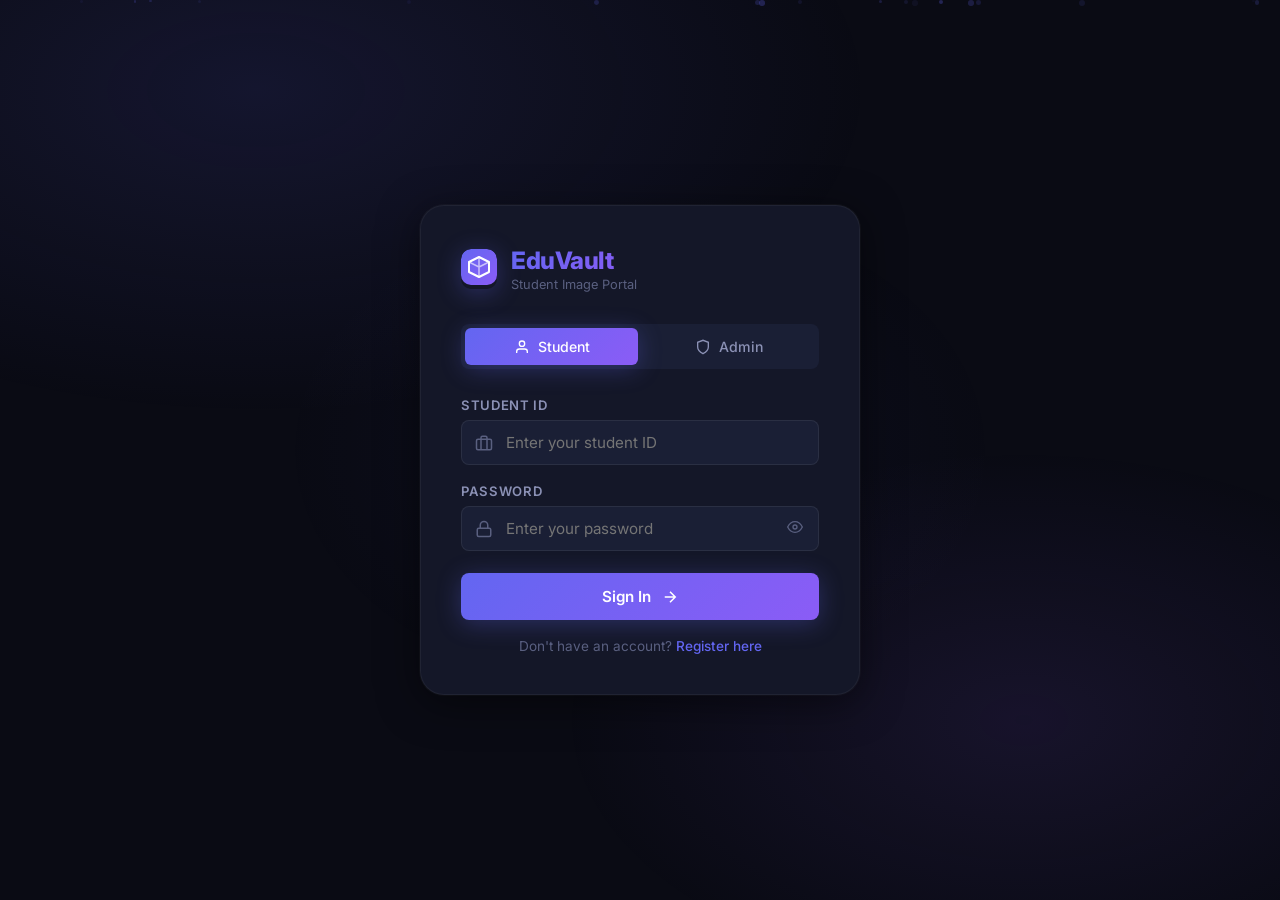
<file: Image Uploader/index.html>
<!DOCTYPE html>
<html lang="en">
<head>
  <meta charset="UTF-8" />
  <meta name="viewport" content="width=device-width, initial-scale=1.0" />
  <title>EduVault – Student Image Portal</title>
  <meta name="description" content="Secure student image upload portal with Google Drive integration and admin grading panel." />
  <link rel="preconnect" href="https://fonts.googleapis.com" />
  <link rel="preconnect" href="https://fonts.gstatic.com" crossorigin />
  <link href="https://fonts.googleapis.com/css2?family=Inter:wght@300;400;500;600;700;800&display=swap" rel="stylesheet" />
  <link rel="stylesheet" href="css/style.css" />
</head>
<body class="login-page">

  <!-- Animated background particles -->
  <div class="bg-particles" id="bgParticles"></div>

  <!-- Login Container -->
  <div class="login-container" id="loginContainer">
    <!-- Logo / Brand -->
    <div class="brand">
      <div class="brand-icon">
        <svg width="36" height="36" viewBox="0 0 36 36" fill="none" xmlns="http://www.w3.org/2000/svg">
          <rect width="36" height="36" rx="10" fill="url(#lg1)"/>
          <path d="M18 8L28 13V23L18 28L8 23V13L18 8Z" stroke="white" stroke-width="2" stroke-linejoin="round" fill="none"/>
          <path d="M18 8V18M18 18L28 13M18 18L8 13M18 18V28" stroke="white" stroke-width="1.5" opacity="0.6"/>
          <defs>
            <linearGradient id="lg1" x1="0" y1="0" x2="36" y2="36" gradientUnits="userSpaceOnUse">
              <stop stop-color="#6366f1"/>
              <stop offset="1" stop-color="#8b5cf6"/>
            </linearGradient>
          </defs>
        </svg>
      </div>
      <div class="brand-text">
        <h1>EduVault</h1>
        <p>Student Image Portal</p>
      </div>
    </div>

    <!-- Tab Switcher -->
    <div class="tab-switcher">
      <button class="tab-btn active" id="tabStudent" onclick="switchTab('student')">
        <svg width="16" height="16" viewBox="0 0 24 24" fill="none" stroke="currentColor" stroke-width="2"><path d="M20 21v-2a4 4 0 0 0-4-4H8a4 4 0 0 0-4 4v2"/><circle cx="12" cy="7" r="4"/></svg>
        Student
      </button>
      <button class="tab-btn" id="tabAdmin" onclick="switchTab('admin')">
        <svg width="16" height="16" viewBox="0 0 24 24" fill="none" stroke="currentColor" stroke-width="2"><path d="M12 22s8-4 8-10V5l-8-3-8 3v7c0 6 8 10 8 10z"/></svg>
        Admin
      </button>
    </div>

    <!-- Student Login Form -->
    <form class="login-form" id="studentForm" onsubmit="loginStudent(event)">
      <div class="form-group">
        <label for="studentId">Student ID</label>
        <div class="input-wrapper">
          <svg class="input-icon" width="18" height="18" viewBox="0 0 24 24" fill="none" stroke="currentColor" stroke-width="2"><rect x="2" y="7" width="20" height="14" rx="2" ry="2"/><path d="M16 21V5a2 2 0 0 0-2-2h-4a2 2 0 0 0-2 2v16"/></svg>
          <input type="text" id="studentId" placeholder="Enter your student ID" required autocomplete="off" />
        </div>
      </div>
      <div class="form-group">
        <label for="studentPassword">Password</label>
        <div class="input-wrapper">
          <svg class="input-icon" width="18" height="18" viewBox="0 0 24 24" fill="none" stroke="currentColor" stroke-width="2"><rect x="3" y="11" width="18" height="11" rx="2" ry="2"/><path d="M7 11V7a5 5 0 0 1 10 0v4"/></svg>
          <input type="password" id="studentPassword" placeholder="Enter your password" required />
          <button type="button" class="toggle-pw" onclick="togglePw('studentPassword', this)">
            <svg width="16" height="16" viewBox="0 0 24 24" fill="none" stroke="currentColor" stroke-width="2"><path d="M1 12s4-8 11-8 11 8 11 8-4 8-11 8-11-8-11-8z"/><circle cx="12" cy="12" r="3"/></svg>
          </button>
        </div>
      </div>
      <div class="form-error" id="studentError"></div>
      <button type="submit" class="btn-primary" id="studentLoginBtn">
        <span>Sign In</span>
        <svg width="18" height="18" viewBox="0 0 24 24" fill="none" stroke="currentColor" stroke-width="2"><path d="M5 12h14M12 5l7 7-7 7"/></svg>
      </button>
      <div class="form-footer">
        <p>Don't have an account? <a href="register.html">Register here</a></p>
      </div>
    </form>

    <!-- Admin Login Form -->
    <form class="login-form hidden" id="adminForm" onsubmit="loginAdmin(event)">
      <div class="form-group">
        <label for="adminUsername">Admin Username</label>
        <div class="input-wrapper">
          <svg class="input-icon" width="18" height="18" viewBox="0 0 24 24" fill="none" stroke="currentColor" stroke-width="2"><path d="M12 22s8-4 8-10V5l-8-3-8 3v7c0 6 8 10 8 10z"/></svg>
          <input type="text" id="adminUsername" placeholder="Enter admin username" required autocomplete="off" />
        </div>
      </div>
      <div class="form-group">
        <label for="adminPassword">Admin Password</label>
        <div class="input-wrapper">
          <svg class="input-icon" width="18" height="18" viewBox="0 0 24 24" fill="none" stroke="currentColor" stroke-width="2"><rect x="3" y="11" width="18" height="11" rx="2" ry="2"/><path d="M7 11V7a5 5 0 0 1 10 0v4"/></svg>
          <input type="password" id="adminPassword" placeholder="Enter admin password" required />
          <button type="button" class="toggle-pw" onclick="togglePw('adminPassword', this)">
            <svg width="16" height="16" viewBox="0 0 24 24" fill="none" stroke="currentColor" stroke-width="2"><path d="M1 12s4-8 11-8 11 8 11 8-4 8-11 8-11-8-11-8z"/><circle cx="12" cy="12" r="3"/></svg>
          </button>
        </div>
      </div>
      <div class="form-error" id="adminError"></div>
      <button type="submit" class="btn-primary admin-btn" id="adminLoginBtn">
        <span>Admin Sign In</span>
        <svg width="18" height="18" viewBox="0 0 24 24" fill="none" stroke="currentColor" stroke-width="2"><path d="M5 12h14M12 5l7 7-7 7"/></svg>
      </button>
    </form>
  </div>

  <!-- Toast Notification -->
  <div class="toast" id="toast"></div>

  <script src="js/config.js"></script>
  <script src="js/auth.js"></script>
  <script src="js/login.js"></script>
</body>
</html>
</file>
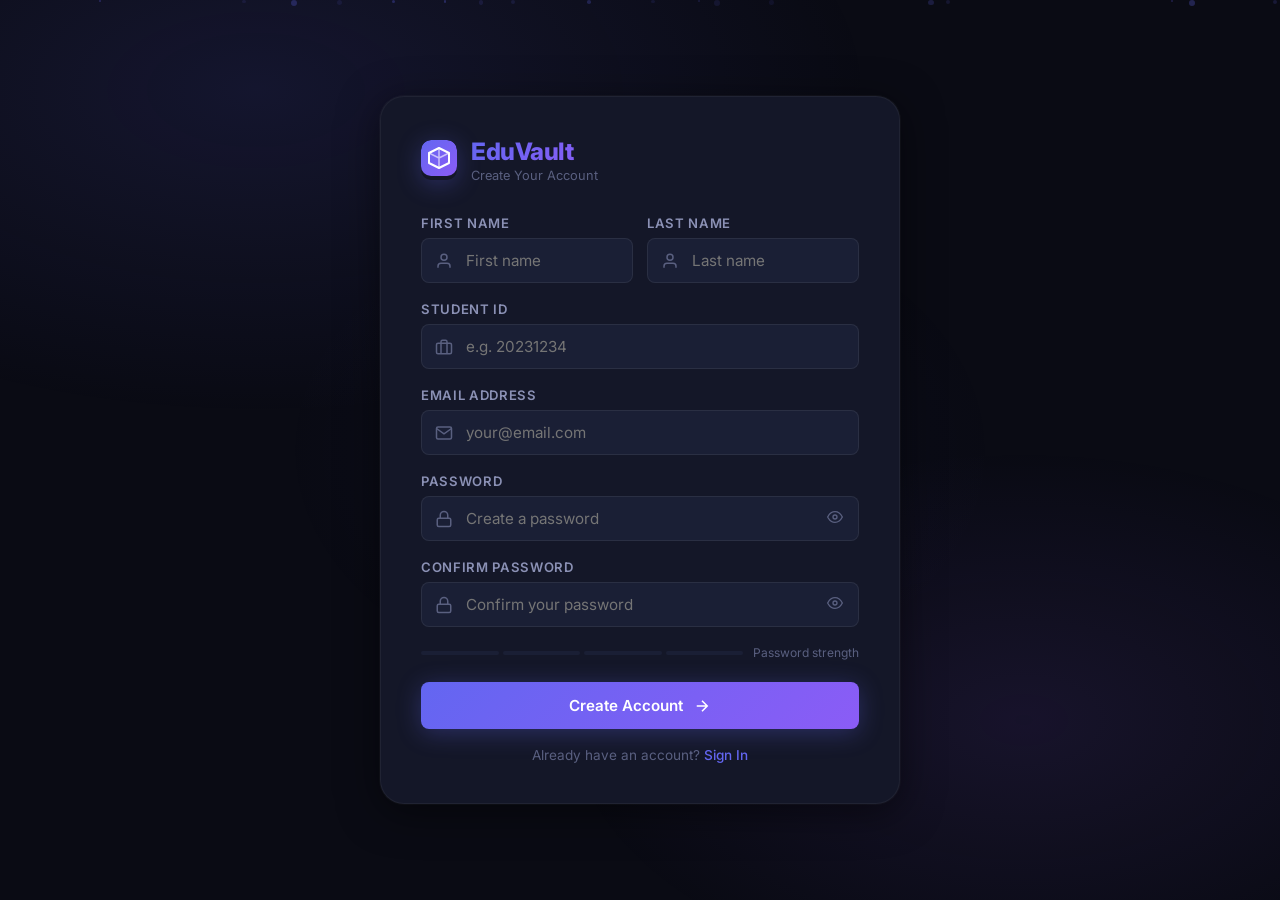
<file: Image Uploader/register.html>
<!DOCTYPE html>
<html lang="en">

<head>
    <meta charset="UTF-8" />
    <meta name="viewport" content="width=device-width, initial-scale=1.0" />
    <title>Register – EduVault</title>
    <meta name="description" content="Register a new student account on EduVault." />
    <link rel="preconnect" href="https://fonts.googleapis.com" />
    <link rel="preconnect" href="https://fonts.gstatic.com" crossorigin />
    <link href="https://fonts.googleapis.com/css2?family=Inter:wght@300;400;500;600;700;800&display=swap"
        rel="stylesheet" />
    <link rel="stylesheet" href="css/style.css" />
</head>

<body class="login-page">

    <div class="bg-particles" id="bgParticles"></div>

    <div class="login-container register-container">
        <!-- Brand -->
        <div class="brand">
            <div class="brand-icon">
                <svg width="36" height="36" viewBox="0 0 36 36" fill="none" xmlns="http://www.w3.org/2000/svg">
                    <rect width="36" height="36" rx="10" fill="url(#lg1)" />
                    <path d="M18 8L28 13V23L18 28L8 23V13L18 8Z" stroke="white" stroke-width="2" stroke-linejoin="round"
                        fill="none" />
                    <path d="M18 8V18M18 18L28 13M18 18L8 13M18 18V28" stroke="white" stroke-width="1.5"
                        opacity="0.6" />
                    <defs>
                        <linearGradient id="lg1" x1="0" y1="0" x2="36" y2="36" gradientUnits="userSpaceOnUse">
                            <stop stop-color="#6366f1" />
                            <stop offset="1" stop-color="#8b5cf6" />
                        </linearGradient>
                    </defs>
                </svg>
            </div>
            <div class="brand-text">
                <h1>EduVault</h1>
                <p>Create Your Account</p>
            </div>
        </div>

        <form class="login-form" id="registerForm" onsubmit="registerStudent(event)">
            <div class="form-row">
                <div class="form-group">
                    <label for="regFirstName">First Name</label>
                    <div class="input-wrapper">
                        <svg class="input-icon" width="18" height="18" viewBox="0 0 24 24" fill="none"
                            stroke="currentColor" stroke-width="2">
                            <path d="M20 21v-2a4 4 0 0 0-4-4H8a4 4 0 0 0-4 4v2" />
                            <circle cx="12" cy="7" r="4" />
                        </svg>
                        <input type="text" id="regFirstName" placeholder="First name" required autocomplete="off" />
                    </div>
                </div>
                <div class="form-group">
                    <label for="regLastName">Last Name</label>
                    <div class="input-wrapper">
                        <svg class="input-icon" width="18" height="18" viewBox="0 0 24 24" fill="none"
                            stroke="currentColor" stroke-width="2">
                            <path d="M20 21v-2a4 4 0 0 0-4-4H8a4 4 0 0 0-4 4v2" />
                            <circle cx="12" cy="7" r="4" />
                        </svg>
                        <input type="text" id="regLastName" placeholder="Last name" required autocomplete="off" />
                    </div>
                </div>
            </div>

            <div class="form-group">
                <label for="regStudentId">Student ID</label>
                <div class="input-wrapper">
                    <svg class="input-icon" width="18" height="18" viewBox="0 0 24 24" fill="none" stroke="currentColor"
                        stroke-width="2">
                        <rect x="2" y="7" width="20" height="14" rx="2" ry="2" />
                        <path d="M16 21V5a2 2 0 0 0-2-2h-4a2 2 0 0 0-2 2v16" />
                    </svg>
                    <input type="text" id="regStudentId" placeholder="e.g. 20231234" required autocomplete="off" />
                </div>
            </div>

            <div class="form-group">
                <label for="regEmail">Email Address</label>
                <div class="input-wrapper">
                    <svg class="input-icon" width="18" height="18" viewBox="0 0 24 24" fill="none" stroke="currentColor"
                        stroke-width="2">
                        <path d="M4 4h16c1.1 0 2 .9 2 2v12c0 1.1-.9 2-2 2H4c-1.1 0-2-.9-2-2V6c0-1.1.9-2 2-2z" />
                        <polyline points="22,6 12,13 2,6" />
                    </svg>
                    <input type="email" id="regEmail" placeholder="your@email.com" required autocomplete="off" />
                </div>
            </div>

            <div class="form-group">
                <label for="regPassword">Password</label>
                <div class="input-wrapper">
                    <svg class="input-icon" width="18" height="18" viewBox="0 0 24 24" fill="none" stroke="currentColor"
                        stroke-width="2">
                        <rect x="3" y="11" width="18" height="11" rx="2" ry="2" />
                        <path d="M7 11V7a5 5 0 0 1 10 0v4" />
                    </svg>
                    <input type="password" id="regPassword" placeholder="Create a password" required />
                    <button type="button" class="toggle-pw" onclick="togglePw('regPassword', this)">
                        <svg width="16" height="16" viewBox="0 0 24 24" fill="none" stroke="currentColor"
                            stroke-width="2">
                            <path d="M1 12s4-8 11-8 11 8 11 8-4 8-11 8-11-8-11-8z" />
                            <circle cx="12" cy="12" r="3" />
                        </svg>
                    </button>
                </div>
            </div>

            <div class="form-group">
                <label for="regConfirmPassword">Confirm Password</label>
                <div class="input-wrapper">
                    <svg class="input-icon" width="18" height="18" viewBox="0 0 24 24" fill="none" stroke="currentColor"
                        stroke-width="2">
                        <rect x="3" y="11" width="18" height="11" rx="2" ry="2" />
                        <path d="M7 11V7a5 5 0 0 1 10 0v4" />
                    </svg>
                    <input type="password" id="regConfirmPassword" placeholder="Confirm your password" required />
                    <button type="button" class="toggle-pw" onclick="togglePw('regConfirmPassword', this)">
                        <svg width="16" height="16" viewBox="0 0 24 24" fill="none" stroke="currentColor"
                            stroke-width="2">
                            <path d="M1 12s4-8 11-8 11 8 11 8-4 8-11 8-11-8-11-8z" />
                            <circle cx="12" cy="12" r="3" />
                        </svg>
                    </button>
                </div>
            </div>

            <!-- Password strength indicator -->
            <div class="pw-strength" id="pwStrength">
                <div class="pw-bars">
                    <span class="bar" id="bar1"></span>
                    <span class="bar" id="bar2"></span>
                    <span class="bar" id="bar3"></span>
                    <span class="bar" id="bar4"></span>
                </div>
                <span class="pw-label" id="pwLabel">Password strength</span>
            </div>

            <div class="form-error" id="registerError"></div>
            <div class="form-success" id="registerSuccess"></div>

            <button type="submit" class="btn-primary" id="registerBtn">
                <span>Create Account</span>
                <svg width="18" height="18" viewBox="0 0 24 24" fill="none" stroke="currentColor" stroke-width="2">
                    <path d="M5 12h14M12 5l7 7-7 7" />
                </svg>
            </button>

            <div class="form-footer">
                <p>Already have an account? <a href="index.html">Sign In</a></p>
            </div>
        </form>
    </div>

    <div class="toast" id="toast"></div>

    <script src="js/config.js"></script>
    <script src="js/auth.js"></script>
    <script src="js/register.js"></script>
</body>

</html>
</file>
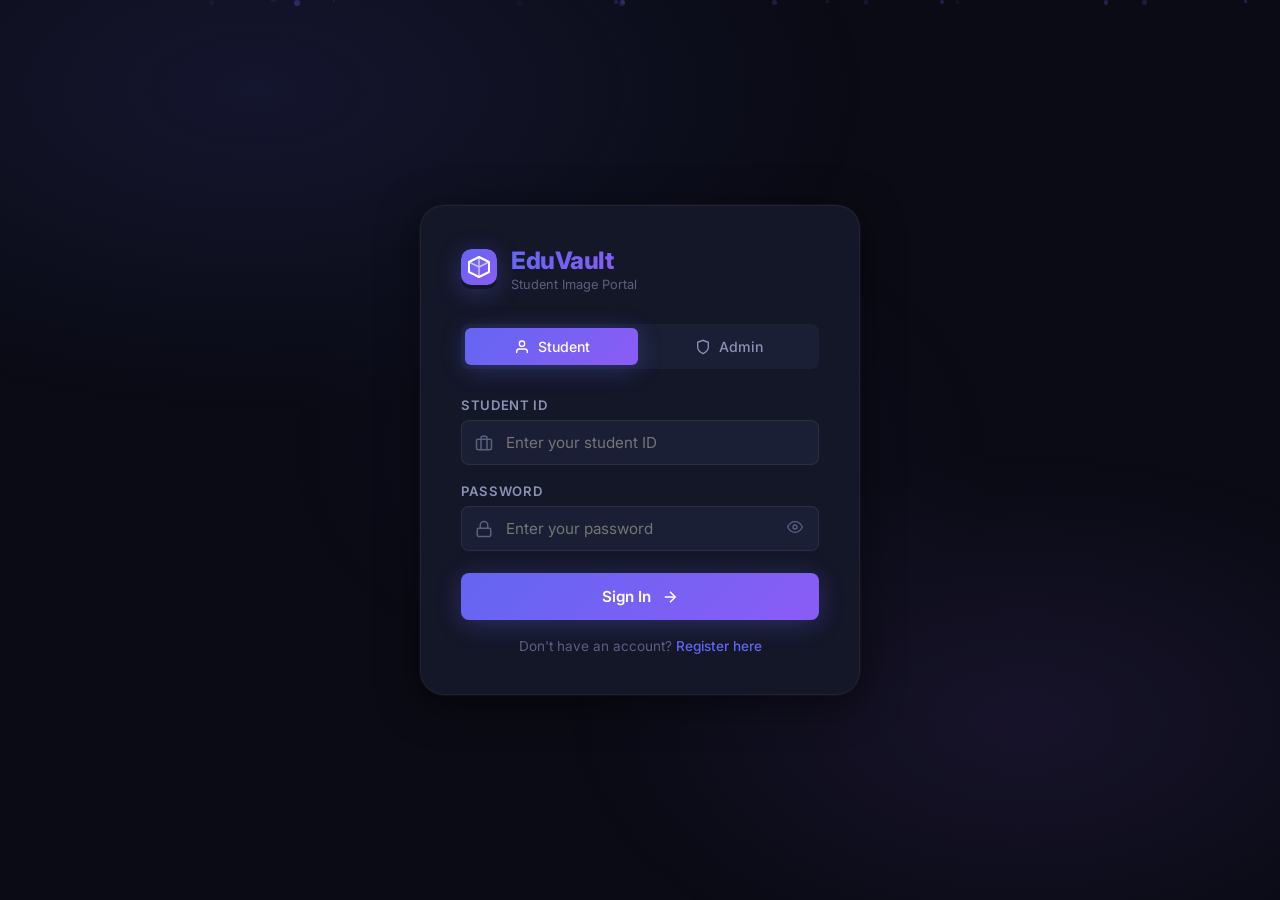
<file: Image Uploader/upload.html>
<!DOCTYPE html>
<html lang="en">

<head>
    <meta charset="UTF-8" />
    <meta name="viewport" content="width=device-width, initial-scale=1.0" />
    <title>Upload Image – EduVault</title>
    <meta name="description"
        content="Upload your student image to EduVault. It will be securely saved to Google Drive." />
    <link rel="preconnect" href="https://fonts.googleapis.com" />
    <link rel="preconnect" href="https://fonts.gstatic.com" crossorigin />
    <link href="https://fonts.googleapis.com/css2?family=Inter:wght@300;400;500;600;700;800&display=swap"
        rel="stylesheet" />
    <link rel="stylesheet" href="css/style.css" />
    <link rel="stylesheet" href="css/dashboard.css" />
</head>

<body class="dashboard-page">

    <!-- Sidebar -->
    <aside class="sidebar" id="sidebar">
        <div class="sidebar-header">
            <div class="brand-icon small">
                <svg width="28" height="28" viewBox="0 0 36 36" fill="none">
                    <rect width="36" height="36" rx="10" fill="url(#lg2)" />
                    <path d="M18 8L28 13V23L18 28L8 23V13L18 8Z" stroke="white" stroke-width="2" stroke-linejoin="round"
                        fill="none" />
                    <defs>
                        <linearGradient id="lg2" x1="0" y1="0" x2="36" y2="36" gradientUnits="userSpaceOnUse">
                            <stop stop-color="#6366f1" />
                            <stop offset="1" stop-color="#8b5cf6" />
                        </linearGradient>
                    </defs>
                </svg>
            </div>
            <span class="sidebar-brand">EduVault</span>
        </div>

        <nav class="sidebar-nav">
            <a href="upload.html" class="nav-item active" id="navUpload">
                <svg width="20" height="20" viewBox="0 0 24 24" fill="none" stroke="currentColor" stroke-width="2">
                    <path d="M21 15v4a2 2 0 0 1-2 2H5a2 2 0 0 1-2-2v-4" />
                    <polyline points="17 8 12 3 7 8" />
                    <line x1="12" y1="3" x2="12" y2="15" />
                </svg>
                <span>Upload Image</span>
            </a>
            <a href="#" class="nav-item" id="navProfile" onclick="goProfile(event)">
                <svg width="20" height="20" viewBox="0 0 24 24" fill="none" stroke="currentColor" stroke-width="2">
                    <path d="M20 21v-2a4 4 0 0 0-4-4H8a4 4 0 0 0-4 4v2" />
                    <circle cx="12" cy="7" r="4" />
                </svg>
                <span>My Profile</span>
            </a>
        </nav>

        <div class="sidebar-footer">
            <div class="user-info-sidebar" id="sidebarUserInfo">
                <div class="user-avatar-small" id="sidebarAvatar">?</div>
                <div class="user-meta">
                    <span class="user-name-small" id="sidebarName">Loading...</span>
                    <span class="user-id-small" id="sidebarIdLabel">ID: ---</span>
                </div>
            </div>
            <button class="btn-logout" onclick="logout()" id="logoutBtn" title="Sign Out">
                <svg width="18" height="18" viewBox="0 0 24 24" fill="none" stroke="currentColor" stroke-width="2">
                    <path d="M9 21H5a2 2 0 0 1-2-2V5a2 2 0 0 1 2-2h4" />
                    <polyline points="16 17 21 12 16 7" />
                    <line x1="21" y1="12" x2="9" y2="12" />
                </svg>
            </button>
        </div>
    </aside>

    <!-- Main Content -->
    <main class="main-content">
        <!-- Top Bar -->
        <header class="topbar">
            <div class="topbar-left">
                <button class="sidebar-toggle" onclick="toggleSidebar()" id="sidebarToggle">
                    <svg width="22" height="22" viewBox="0 0 24 24" fill="none" stroke="currentColor" stroke-width="2">
                        <line x1="3" y1="12" x2="21" y2="12" />
                        <line x1="3" y1="6" x2="21" y2="6" />
                        <line x1="3" y1="18" x2="21" y2="18" />
                    </svg>
                </button>
                <div class="page-title">
                    <h2>Upload Image</h2>
                    <p>Upload your photo for review</p>
                </div>
            </div>
            <div class="topbar-right">
                <div class="google-status" id="googleStatus">
                    <div class="status-dot" id="statusDot"></div>
                    <span id="statusLabel">Connecting...</span>
                </div>
            </div>
        </header>

        <!-- Upload Area -->
        <div class="content-area">
            <!-- Status Banner: shown if admin hasn't connected Google yet -->
            <!-- Content is injected dynamically by upload.js -->
            <div class="auth-banner" id="authBanner" style="display:none">
                <!-- JS will populate this if admin token is missing -->
            </div>

            <!-- Upload Card -->
            <div class="upload-card" id="uploadCard">
                <div class="card-header">
                    <h3>
                        <svg width="20" height="20" viewBox="0 0 24 24" fill="none" stroke="currentColor"
                            stroke-width="2">
                            <path d="M21 15v4a2 2 0 0 1-2 2H5a2 2 0 0 1-2-2v-4" />
                            <polyline points="17 8 12 3 7 8" />
                            <line x1="12" y1="3" x2="12" y2="15" />
                        </svg>
                        Select Your Image
                    </h3>
                    <span class="card-subtitle">Supported: JPG, PNG, WEBP — Max size: 10MB</span>
                </div>

                <!-- Drag & Drop Zone -->
                <div class="drop-zone" id="dropZone" ondragover="handleDragOver(event)"
                    ondragleave="handleDragLeave(event)" ondrop="handleDrop(event)"
                    onclick="document.getElementById('fileInput').click()">
                    <div class="drop-zone-inner" id="dropZoneInner">
                        <div class="drop-icon" id="dropIcon">
                            <svg width="48" height="48" viewBox="0 0 24 24" fill="none" stroke="currentColor"
                                stroke-width="1.5">
                                <path d="M21 15v4a2 2 0 0 1-2 2H5a2 2 0 0 1-2-2v-4" />
                                <polyline points="17 8 12 3 7 8" />
                                <line x1="12" y1="3" x2="12" y2="15" />
                            </svg>
                        </div>
                        <p class="drop-title">Drag & drop your image here</p>
                        <p class="drop-subtitle">or <span class="drop-link">click to browse</span></p>
                    </div>
                    <!-- Preview -->
                    <div class="image-preview-wrapper hidden" id="previewWrapper">
                        <img id="imagePreview" src="" alt="Preview" />
                        <div class="preview-overlay">
                            <button class="btn-change-image" onclick="clearImage(event)">
                                <svg width="16" height="16" viewBox="0 0 24 24" fill="none" stroke="currentColor"
                                    stroke-width="2">
                                    <path d="M21 15v4a2 2 0 0 1-2 2H5a2 2 0 0 1-2-2v-4" />
                                    <polyline points="17 8 12 3 7 8" />
                                </svg>
                                Change Image
                            </button>
                        </div>
                    </div>
                </div>
                <input type="file" id="fileInput" accept="image/jpeg,image/png,image/webp" class="hidden"
                    onchange="handleFileSelect(event)" />

                <!-- File Info -->
                <div class="file-info hidden" id="fileInfo">
                    <div class="file-info-row">
                        <div class="file-info-item">
                            <span class="file-info-label">File Name</span>
                            <span class="file-info-value" id="infoFileName">—</span>
                        </div>
                        <div class="file-info-item">
                            <span class="file-info-label">Size</span>
                            <span class="file-info-value" id="infoFileSize">—</span>
                        </div>
                        <div class="file-info-item">
                            <span class="file-info-label">Will be saved as</span>
                            <span class="file-info-value highlight" id="infoSavedAs">—</span>
                        </div>
                    </div>
                </div>

                <!-- Upload Button & Progress -->
                <div class="upload-actions">
                    <button class="btn-upload" id="uploadBtn" onclick="uploadImage()" disabled>
                        <svg width="18" height="18" viewBox="0 0 24 24" fill="none" stroke="currentColor"
                            stroke-width="2">
                            <path d="M21 15v4a2 2 0 0 1-2 2H5a2 2 0 0 1-2-2v-4" />
                            <polyline points="17 8 12 3 7 8" />
                            <line x1="12" y1="3" x2="12" y2="15" />
                        </svg>
                        <span id="uploadBtnText">Upload to Google Drive</span>
                    </button>
                </div>

                <!-- Progress Bar -->
                <div class="progress-container hidden" id="progressContainer">
                    <div class="progress-info">
                        <span id="progressLabel">Uploading...</span>
                        <span id="progressPercent">0%</span>
                    </div>
                    <div class="progress-bar-bg">
                        <div class="progress-bar-fill" id="progressBarFill"></div>
                    </div>
                </div>

                <!-- Success Message -->
                <div class="upload-success hidden" id="uploadSuccess">
                    <div class="success-icon">
                        <svg width="28" height="28" viewBox="0 0 24 24" fill="none" stroke="currentColor"
                            stroke-width="2.5">
                            <path d="M22 11.08V12a10 10 0 1 1-5.93-9.14" />
                            <polyline points="22 4 12 14.01 9 11.01" />
                        </svg>
                    </div>
                    <div class="success-text">
                        <h4>Upload Successful!</h4>
                        <p id="successMsg">Your image has been saved to Google Drive.</p>
                    </div>
                </div>
            </div>

            <!-- Past Uploads -->
            <div class="past-uploads-card" id="pastUploadsCard">
                <div class="card-header">
                    <h3>
                        <svg width="20" height="20" viewBox="0 0 24 24" fill="none" stroke="currentColor"
                            stroke-width="2">
                            <rect x="3" y="3" width="18" height="18" rx="2" ry="2" />
                            <circle cx="8.5" cy="8.5" r="1.5" />
                            <polyline points="21 15 16 10 5 21" />
                        </svg>
                        Your Uploads
                    </h3>
                </div>
                <div id="pastUploadsList" class="past-uploads-grid">
                    <div class="empty-state">
                        <p>No uploads yet. Upload your first image above!</p>
                    </div>
                </div>
            </div>
        </div>
    </main>

    <div class="toast" id="toast"></div>

    <!-- Google API (GAPI only — students never do OAuth, admin token is reused) -->
    <script src="https://apis.google.com/js/api.js" onload="initGoogleAPIs()"></script>
    <script src="js/config.js"></script>
    <script src="js/auth.js"></script>
    <script src="js/google-api.js"></script>
    <script src="js/upload.js"></script>
</body>

</html>
</file>
<file: Image Uploader/css/style.css>
/* =====================================================
   EduVault – Main Stylesheet
   ===================================================== */

/* -- Variables -- */
:root {
    --brand-primary: #6366f1;
    --brand-secondary: #8b5cf6;
    --brand-gradient: linear-gradient(135deg, #6366f1 0%, #8b5cf6 100%);
    --brand-glow: rgba(99, 102, 241, 0.35);

    --bg-base: #0a0b14;
    --bg-surface: #0f1120;
    --bg-card: #141728;
    --bg-card-hover: #181c30;
    --bg-input: #1a1f35;
    --bg-input-focus: #1e2440;
    --bg-overlay: rgba(10, 11, 20, 0.85);

    --text-primary: #f1f3fe;
    --text-secondary: #8b91b5;
    --text-muted: #5a6080;
    --text-link: #818cf8;

    --border-color: rgba(255, 255, 255, 0.07);
    --border-focus: rgba(99, 102, 241, 0.6);
    --border-card: rgba(255, 255, 255, 0.05);

    --success: #22c55e;
    --success-dim: rgba(34, 197, 94, 0.15);
    --warning: #f59e0b;
    --warning-dim: rgba(245, 158, 11, 0.15);
    --error: #ef4444;
    --error-dim: rgba(239, 68, 68, 0.15);
    --gold: #fbbf24;

    --radius-sm: 8px;
    --radius-md: 12px;
    --radius-lg: 16px;
    --radius-xl: 24px;
    --radius-full: 9999px;

    --shadow-sm: 0 2px 8px rgba(0, 0, 0, 0.3);
    --shadow-md: 0 4px 20px rgba(0, 0, 0, 0.4);
    --shadow-lg: 0 8px 40px rgba(0, 0, 0, 0.5);
    --shadow-brand: 0 4px 24px rgba(99, 102, 241, 0.3);

    --transition: all 0.2s ease;
    --transition-slow: all 0.35s ease;

    --font: 'Inter', -apple-system, BlinkMacSystemFont, sans-serif;
    --sidebar-width: 240px;
}

/* -- Reset & Base -- */
*,
*::before,
*::after {
    box-sizing: border-box;
    margin: 0;
    padding: 0;
}

html {
    font-size: 16px;
    scroll-behavior: smooth;
}

body {
    font-family: var(--font);
    background-color: var(--bg-base);
    color: var(--text-primary);
    min-height: 100vh;
    -webkit-font-smoothing: antialiased;
    -moz-osx-font-smoothing: grayscale;
}

a {
    color: var(--text-link);
    text-decoration: none;
    transition: var(--transition);
}

a:hover {
    color: var(--brand-primary);
}

img {
    display: block;
    max-width: 100%;
}

button {
    cursor: pointer;
    border: none;
    background: none;
    font-family: var(--font);
}

input,
textarea,
select {
    font-family: var(--font);
    font-size: 0.95rem;
    color: var(--text-primary);
    background: var(--bg-input);
    border: 1.5px solid var(--border-color);
    border-radius: var(--radius-sm);
    transition: var(--transition);
    outline: none;
}

input:focus,
textarea:focus,
select:focus {
    border-color: var(--border-focus);
    background: var(--bg-input-focus);
    box-shadow: 0 0 0 3px rgba(99, 102, 241, 0.12);
}

.hidden {
    display: none !important;
}

/* =====================================================
   ANIMATED BACKGROUND PARTICLES
   ===================================================== */
.bg-particles {
    position: fixed;
    inset: 0;
    overflow: hidden;
    pointer-events: none;
    z-index: 0;
}

.bg-particles::before {
    content: '';
    position: absolute;
    inset: 0;
    background:
        radial-gradient(ellipse 80% 60% at 20% 10%, rgba(99, 102, 241, 0.12) 0%, transparent 60%),
        radial-gradient(ellipse 60% 50% at 80% 80%, rgba(139, 92, 246, 0.10) 0%, transparent 60%),
        radial-gradient(ellipse 40% 40% at 50% 50%, rgba(99, 102, 241, 0.05) 0%, transparent 70%);
    animation: ambientPulse 8s ease-in-out infinite alternate;
}

@keyframes ambientPulse {
    from {
        opacity: 0.6;
    }

    to {
        opacity: 1;
    }
}

.particle {
    position: absolute;
    border-radius: 50%;
    background: var(--brand-primary);
    opacity: 0;
    animation: floatParticle linear infinite;
}

@keyframes floatParticle {
    0% {
        transform: translateY(110vh) scale(0);
        opacity: 0;
    }

    10% {
        opacity: 0.4;
    }

    90% {
        opacity: 0.1;
    }

    100% {
        transform: translateY(-10vh) scale(1.2);
        opacity: 0;
    }
}

/* =====================================================
   LOGIN PAGE
   ===================================================== */
.login-page {
    display: flex;
    align-items: center;
    justify-content: center;
    min-height: 100vh;
    padding: 24px;
    position: relative;
}

.login-container {
    position: relative;
    z-index: 1;
    width: 100%;
    max-width: 440px;
    background: var(--bg-card);
    border: 1px solid var(--border-card);
    border-radius: var(--radius-xl);
    padding: 40px;
    box-shadow: var(--shadow-lg), 0 0 0 1px rgba(255, 255, 255, 0.04);
    animation: slideUp 0.5s cubic-bezier(0.22, 0.61, 0.36, 1) both;
    backdrop-filter: blur(20px);
}

.register-container {
    max-width: 520px;
}

@keyframes slideUp {
    from {
        opacity: 0;
        transform: translateY(32px) scale(0.97);
    }

    to {
        opacity: 1;
        transform: translateY(0) scale(1);
    }
}

/* Brand */
.brand {
    display: flex;
    align-items: center;
    gap: 14px;
    margin-bottom: 32px;
}

.brand-icon {
    flex-shrink: 0;
    border-radius: 10px;
    overflow: hidden;
    box-shadow: var(--shadow-brand);
}

.brand-icon.small {
    border-radius: 8px;
}

.brand-text h1 {
    font-size: 1.5rem;
    font-weight: 800;
    background: var(--brand-gradient);
    -webkit-background-clip: text;
    -webkit-text-fill-color: transparent;
    background-clip: text;
    letter-spacing: -0.5px;
}

.brand-text p {
    font-size: 0.8rem;
    color: var(--text-muted);
    margin-top: 2px;
}

/* Tab Switcher */
.tab-switcher {
    display: flex;
    background: var(--bg-input);
    border-radius: var(--radius-sm);
    padding: 4px;
    margin-bottom: 28px;
    gap: 4px;
}

.tab-btn {
    flex: 1;
    display: flex;
    align-items: center;
    justify-content: center;
    gap: 8px;
    padding: 10px 16px;
    border-radius: 6px;
    font-size: 0.88rem;
    font-weight: 500;
    color: var(--text-secondary);
    transition: var(--transition);
    cursor: pointer;
}

.tab-btn.active {
    background: var(--brand-gradient);
    color: white;
    box-shadow: var(--shadow-brand);
}

.tab-btn:not(.active):hover {
    background: var(--bg-card-hover);
    color: var(--text-primary);
}

/* Form Styles */
.login-form {
    display: flex;
    flex-direction: column;
    gap: 18px;
}

.form-row {
    display: grid;
    grid-template-columns: 1fr 1fr;
    gap: 14px;
}

.form-group {
    display: flex;
    flex-direction: column;
    gap: 7px;
}

.form-group label {
    font-size: 0.82rem;
    font-weight: 600;
    color: var(--text-secondary);
    text-transform: uppercase;
    letter-spacing: 0.05em;
}

.input-wrapper {
    position: relative;
    display: flex;
    align-items: center;
}

.input-icon {
    position: absolute;
    left: 14px;
    color: var(--text-muted);
    pointer-events: none;
    z-index: 1;
}

.input-wrapper input {
    width: 100%;
    padding: 12px 44px 12px 44px;
    border-radius: var(--radius-sm);
    font-size: 0.95rem;
}

.toggle-pw {
    position: absolute;
    right: 12px;
    color: var(--text-muted);
    padding: 4px;
    border-radius: 4px;
    transition: var(--transition);
}

.toggle-pw:hover {
    color: var(--brand-primary);
}

/* Password Strength */
.pw-strength {
    display: flex;
    align-items: center;
    gap: 10px;
}

.pw-bars {
    display: flex;
    gap: 4px;
    flex: 1;
}

.bar {
    height: 4px;
    flex: 1;
    border-radius: 2px;
    background: var(--bg-input);
    transition: var(--transition-slow);
}

.bar.weak {
    background: var(--error);
}

.bar.medium {
    background: var(--warning);
}

.bar.strong {
    background: var(--success);
}

.pw-label {
    font-size: 0.75rem;
    color: var(--text-muted);
}

/* Errors & Success */
.form-error {
    font-size: 0.85rem;
    color: var(--error);
    background: var(--error-dim);
    border: 1px solid rgba(239, 68, 68, 0.2);
    border-radius: var(--radius-sm);
    padding: 10px 14px;
    display: none;
}

.form-error.show {
    display: block;
}

.form-success {
    font-size: 0.85rem;
    color: var(--success);
    background: var(--success-dim);
    border: 1px solid rgba(34, 197, 94, 0.2);
    border-radius: var(--radius-sm);
    padding: 10px 14px;
    display: none;
}

.form-success.show {
    display: block;
}

/* Primary Button */
.btn-primary {
    display: flex;
    align-items: center;
    justify-content: center;
    gap: 10px;
    padding: 14px 24px;
    background: var(--brand-gradient);
    color: white;
    font-size: 0.95rem;
    font-weight: 600;
    border-radius: var(--radius-sm);
    box-shadow: var(--shadow-brand);
    transition: var(--transition);
    margin-top: 4px;
    position: relative;
    overflow: hidden;
}

.btn-primary::before {
    content: '';
    position: absolute;
    inset: 0;
    background: white;
    opacity: 0;
    transition: var(--transition);
}

.btn-primary:hover::before {
    opacity: 0.08;
}

.btn-primary:active {
    transform: scale(0.98);
}

.btn-primary:disabled {
    opacity: 0.5;
    cursor: not-allowed;
    box-shadow: none;
}

.admin-btn {
    background: linear-gradient(135deg, #dc2626 0%, #9f1239 100%);
    box-shadow: 0 4px 24px rgba(220, 38, 38, 0.3);
}

/* Form Footer */
.form-footer {
    text-align: center;
}

.form-footer p {
    font-size: 0.85rem;
    color: var(--text-muted);
}

.form-footer a {
    color: var(--brand-primary);
    font-weight: 500;
}

.form-footer a:hover {
    text-decoration: underline;
}

/* Google Button */
.btn-google {
    display: flex;
    align-items: center;
    gap: 10px;
    padding: 12px 22px;
    background: white;
    color: #1f1f1f;
    font-size: 0.9rem;
    font-weight: 600;
    border-radius: var(--radius-sm);
    box-shadow: 0 2px 8px rgba(0, 0, 0, 0.2);
    flex-shrink: 0;
    transition: var(--transition);
}

.btn-google:hover {
    box-shadow: 0 4px 16px rgba(0, 0, 0, 0.3);
    transform: translateY(-1px);
}

.btn-google:active {
    transform: scale(0.98);
}

/* =====================================================
   TOAST NOTIFICATIONS
   ===================================================== */
.toast {
    position: fixed;
    bottom: 28px;
    left: 50%;
    transform: translateX(-50%) translateY(80px);
    background: var(--bg-card);
    border: 1px solid var(--border-card);
    border-radius: var(--radius-md);
    padding: 14px 22px;
    font-size: 0.9rem;
    font-weight: 500;
    color: var(--text-primary);
    box-shadow: var(--shadow-lg);
    z-index: 9999;
    opacity: 0;
    transition: all 0.35s cubic-bezier(0.22, 0.61, 0.36, 1);
    max-width: 400px;
    text-align: center;
}

.toast.show {
    opacity: 1;
    transform: translateX(-50%) translateY(0);
}

.toast.success {
    border-color: var(--success);
    color: var(--success);
    background: var(--success-dim);
}

.toast.error {
    border-color: var(--error);
    color: var(--error);
    background: var(--error-dim);
}

.toast.warning {
    border-color: var(--warning);
    color: var(--warning);
    background: var(--warning-dim);
}

/* =====================================================
   GOOGLE STATUS INDICATOR
   ===================================================== */
.google-status {
    display: flex;
    align-items: center;
    gap: 7px;
    font-size: 0.78rem;
    font-weight: 500;
    color: var(--text-muted);
    background: var(--bg-input);
    padding: 7px 12px;
    border-radius: var(--radius-full);
    border: 1px solid var(--border-color);
}

.status-dot {
    width: 7px;
    height: 7px;
    border-radius: 50%;
    background: var(--text-muted);
    transition: var(--transition);
}

.status-dot.connected {
    background: var(--success);
    box-shadow: 0 0 6px var(--success);
    animation: pulse 2s infinite;
}

.status-dot.error {
    background: var(--error);
}

@keyframes pulse {

    0%,
    100% {
        opacity: 1;
    }

    50% {
        opacity: 0.5;
    }
}

/* Generic loader */
.loader-ring {
    width: 44px;
    height: 44px;
    border: 3px solid var(--border-color);
    border-top-color: var(--brand-primary);
    border-radius: 50%;
    animation: spin 0.8s linear infinite;
}

@keyframes spin {
    to {
        transform: rotate(360deg);
    }
}

/* =====================================================
   DASHBOARD (Upload Page) – Sidebar & Layout
   ===================================================== */
.dashboard-page {
    display: flex;
    min-height: 100vh;
    background: var(--bg-base);
}

.sidebar {
    width: var(--sidebar-width);
    min-height: 100vh;
    background: var(--bg-surface);
    border-right: 1px solid var(--border-color);
    display: flex;
    flex-direction: column;
    position: fixed;
    left: 0;
    top: 0;
    bottom: 0;
    z-index: 100;
    transition: transform 0.3s ease;
}

.sidebar-header {
    display: flex;
    align-items: center;
    gap: 12px;
    padding: 24px 20px;
    border-bottom: 1px solid var(--border-color);
}

.sidebar-brand {
    font-size: 1.1rem;
    font-weight: 800;
    background: var(--brand-gradient);
    -webkit-background-clip: text;
    -webkit-text-fill-color: transparent;
    background-clip: text;
}

.sidebar-nav {
    flex: 1;
    padding: 16px 12px;
    display: flex;
    flex-direction: column;
    gap: 4px;
}

.nav-item {
    display: flex;
    align-items: center;
    gap: 12px;
    padding: 11px 12px;
    border-radius: var(--radius-sm);
    font-size: 0.88rem;
    font-weight: 500;
    color: var(--text-secondary);
    transition: var(--transition);
    text-decoration: none;
}

.nav-item:hover {
    background: var(--bg-card);
    color: var(--text-primary);
}

.nav-item.active {
    background: rgba(99, 102, 241, 0.15);
    color: var(--brand-primary);
    border: 1px solid rgba(99, 102, 241, 0.2);
}

.sidebar-footer {
    padding: 16px 12px;
    border-top: 1px solid var(--border-color);
    display: flex;
    align-items: center;
    gap: 8px;
}

.user-info-sidebar {
    display: flex;
    align-items: center;
    gap: 10px;
    flex: 1;
    min-width: 0;
}

.user-avatar-small {
    width: 36px;
    height: 36px;
    border-radius: 50%;
    background: var(--brand-gradient);
    display: flex;
    align-items: center;
    justify-content: center;
    font-weight: 700;
    font-size: 0.9rem;
    color: white;
    flex-shrink: 0;
}

.user-meta {
    display: flex;
    flex-direction: column;
    min-width: 0;
}

.user-name-small {
    font-size: 0.82rem;
    font-weight: 600;
    color: var(--text-primary);
    text-overflow: ellipsis;
    white-space: nowrap;
    overflow: hidden;
}

.user-id-small {
    font-size: 0.72rem;
    color: var(--text-muted);
}

.btn-logout {
    width: 34px;
    height: 34px;
    border-radius: var(--radius-sm);
    color: var(--text-muted);
    display: flex;
    align-items: center;
    justify-content: center;
    transition: var(--transition);
    flex-shrink: 0;
}

.btn-logout:hover {
    background: var(--error-dim);
    color: var(--error);
}

/* Main Content Area */
.main-content {
    flex: 1;
    margin-left: var(--sidebar-width);
    min-height: 100vh;
    display: flex;
    flex-direction: column;
}

.topbar {
    position: sticky;
    top: 0;
    background: rgba(15, 17, 32, 0.85);
    backdrop-filter: blur(20px);
    border-bottom: 1px solid var(--border-color);
    padding: 16px 28px;
    display: flex;
    align-items: center;
    justify-content: space-between;
    z-index: 50;
}

.topbar-left {
    display: flex;
    align-items: center;
    gap: 16px;
}

.sidebar-toggle {
    width: 38px;
    height: 38px;
    border-radius: var(--radius-sm);
    color: var(--text-secondary);
    display: flex;
    align-items: center;
    justify-content: center;
    transition: var(--transition);
    display: none;
    /* shown on mobile */
}

.sidebar-toggle:hover {
    background: var(--bg-card);
    color: var(--text-primary);
}

.page-title h2 {
    font-size: 1.15rem;
    font-weight: 700;
    color: var(--text-primary);
}

.page-title p {
    font-size: 0.78rem;
    color: var(--text-muted);
    margin-top: 2px;
}

.topbar-right {
    display: flex;
    align-items: center;
    gap: 12px;
}

.content-area {
    flex: 1;
    padding: 28px;
    display: flex;
    flex-direction: column;
    gap: 24px;
}
</file>
<file: Image Uploader/css/dashboard.css>
/* =====================================================
   EduVault – Dashboard / Upload Page Styles
   ===================================================== */

/* Auth Banner */
.auth-banner {
    display: flex;
    align-items: center;
    gap: 20px;
    padding: 22px 28px;
    background: linear-gradient(135deg, rgba(99, 102, 241, 0.15) 0%, rgba(139, 92, 246, 0.1) 100%);
    border: 1px solid rgba(99, 102, 241, 0.3);
    border-radius: var(--radius-lg);
    animation: slideDown 0.4s ease both;
}

@keyframes slideDown {
    from {
        opacity: 0;
        transform: translateY(-12px);
    }

    to {
        opacity: 1;
        transform: translateY(0);
    }
}

.auth-banner-icon {
    width: 56px;
    height: 56px;
    border-radius: 14px;
    background: var(--brand-gradient);
    display: flex;
    align-items: center;
    justify-content: center;
    flex-shrink: 0;
    color: white;
}

.auth-banner-text {
    flex: 1;
}

.auth-banner-text h3 {
    font-size: 1rem;
    font-weight: 700;
    margin-bottom: 4px;
}

.auth-banner-text p {
    font-size: 0.85rem;
    color: var(--text-secondary);
}

/* Upload Card */
.upload-card,
.past-uploads-card {
    background: var(--bg-card);
    border: 1px solid var(--border-card);
    border-radius: var(--radius-lg);
    padding: 28px;
    box-shadow: var(--shadow-sm);
}

.card-header {
    display: flex;
    align-items: flex-start;
    flex-direction: column;
    gap: 4px;
    margin-bottom: 24px;
}

.card-header h3 {
    display: flex;
    align-items: center;
    gap: 8px;
    font-size: 1rem;
    font-weight: 700;
    color: var(--text-primary);
}

.card-subtitle {
    font-size: 0.78rem;
    color: var(--text-muted);
}

/* Drop Zone */
.drop-zone {
    position: relative;
    border: 2px dashed var(--border-color);
    border-radius: var(--radius-md);
    cursor: pointer;
    transition: var(--transition-slow);
    overflow: hidden;
    min-height: 220px;
    display: flex;
    align-items: center;
    justify-content: center;
}

.drop-zone:hover,
.drop-zone.drag-over {
    border-color: var(--brand-primary);
    background: rgba(99, 102, 241, 0.04);
}

.drop-zone.drag-over {
    background: rgba(99, 102, 241, 0.08);
    box-shadow: 0 0 0 4px rgba(99, 102, 241, 0.1);
}

.drop-zone-inner {
    display: flex;
    flex-direction: column;
    align-items: center;
    gap: 12px;
    padding: 40px;
    text-align: center;
}

.drop-icon {
    color: var(--text-muted);
    transition: var(--transition-slow);
}

.drop-zone:hover .drop-icon {
    color: var(--brand-primary);
    transform: translateY(-4px);
}

.drop-title {
    font-size: 1rem;
    font-weight: 600;
    color: var(--text-primary);
}

.drop-subtitle {
    font-size: 0.85rem;
    color: var(--text-muted);
}

.drop-link {
    color: var(--brand-primary);
    font-weight: 600;
}

/* Image Preview inside drop zone */
.image-preview-wrapper {
    position: absolute;
    inset: 0;
    display: flex;
    align-items: center;
    justify-content: center;
}

.image-preview-wrapper img {
    width: 100%;
    height: 100%;
    object-fit: contain;
    padding: 12px;
}

.preview-overlay {
    position: absolute;
    bottom: 12px;
    left: 50%;
    transform: translateX(-50%);
    opacity: 0;
    transition: var(--transition);
}

.image-preview-wrapper:hover .preview-overlay {
    opacity: 1;
}

.btn-change-image {
    display: flex;
    align-items: center;
    gap: 6px;
    padding: 8px 16px;
    background: var(--bg-overlay);
    color: white;
    font-size: 0.82rem;
    font-weight: 600;
    border-radius: var(--radius-full);
    border: 1px solid rgba(255, 255, 255, 0.15);
    backdrop-filter: blur(10px);
    transition: var(--transition);
}

.btn-change-image:hover {
    background: rgba(10, 11, 20, 0.95);
}

/* File Info */
.file-info {
    margin-top: 16px;
    background: var(--bg-input);
    border-radius: var(--radius-sm);
    padding: 16px;
    border: 1px solid var(--border-color);
}

.file-info-row {
    display: flex;
    gap: 24px;
    flex-wrap: wrap;
}

.file-info-item {
    display: flex;
    flex-direction: column;
    gap: 4px;
}

.file-info-label {
    font-size: 0.72rem;
    color: var(--text-muted);
    text-transform: uppercase;
    letter-spacing: 0.05em;
    font-weight: 600;
}

.file-info-value {
    font-size: 0.88rem;
    color: var(--text-primary);
    font-weight: 500;
}

.file-info-value.highlight {
    color: var(--brand-primary);
    font-weight: 600;
}

/* Upload Actions */
.upload-actions {
    margin-top: 20px;
}

.btn-upload {
    display: flex;
    align-items: center;
    justify-content: center;
    gap: 10px;
    width: 100%;
    padding: 14px 24px;
    background: var(--brand-gradient);
    color: white;
    font-size: 0.95rem;
    font-weight: 600;
    border-radius: var(--radius-sm);
    box-shadow: var(--shadow-brand);
    transition: var(--transition);
    position: relative;
    overflow: hidden;
}

.btn-upload::before {
    content: '';
    position: absolute;
    inset: 0;
    background: white;
    opacity: 0;
    transition: var(--transition);
}

.btn-upload:hover:not(:disabled)::before {
    opacity: 0.06;
}

.btn-upload:active:not(:disabled) {
    transform: scale(0.99);
}

.btn-upload:disabled {
    background: var(--bg-input);
    color: var(--text-muted);
    box-shadow: none;
    cursor: not-allowed;
}

/* Progress Bar */
.progress-container {
    margin-top: 16px;
    display: flex;
    flex-direction: column;
    gap: 8px;
}

.progress-info {
    display: flex;
    justify-content: space-between;
    align-items: center;
    font-size: 0.82rem;
    color: var(--text-secondary);
}

.progress-bar-bg {
    height: 6px;
    background: var(--bg-input);
    border-radius: 3px;
    overflow: hidden;
}

.progress-bar-fill {
    height: 100%;
    background: var(--brand-gradient);
    border-radius: 3px;
    width: 0%;
    transition: width 0.3s ease;
}

/* Upload Success */
.upload-success {
    display: flex;
    align-items: center;
    gap: 16px;
    margin-top: 16px;
    padding: 18px 20px;
    background: var(--success-dim);
    border: 1px solid rgba(34, 197, 94, 0.25);
    border-radius: var(--radius-md);
    animation: fadeIn 0.4s ease both;
}

@keyframes fadeIn {
    from {
        opacity: 0;
        transform: scale(0.97);
    }

    to {
        opacity: 1;
        transform: scale(1);
    }
}

.success-icon {
    width: 48px;
    height: 48px;
    border-radius: 50%;
    background: rgba(34, 197, 94, 0.2);
    color: var(--success);
    display: flex;
    align-items: center;
    justify-content: center;
    flex-shrink: 0;
}

.success-text h4 {
    font-size: 0.95rem;
    font-weight: 700;
    color: var(--success);
    margin-bottom: 4px;
}

.success-text p {
    font-size: 0.82rem;
    color: var(--text-secondary);
}

/* Past Uploads Grid */
.past-uploads-grid {
    display: grid;
    grid-template-columns: repeat(auto-fill, minmax(140px, 1fr));
    gap: 12px;
}

.empty-state {
    grid-column: 1 / -1;
    text-align: center;
    padding: 40px;
    color: var(--text-muted);
    font-size: 0.88rem;
}

.upload-thumb {
    border-radius: var(--radius-sm);
    overflow: hidden;
    background: var(--bg-input);
    border: 1px solid var(--border-color);
    transition: var(--transition);
    cursor: pointer;
}

.upload-thumb:hover {
    border-color: var(--brand-primary);
    transform: translateY(-2px);
    box-shadow: var(--shadow-md);
}

.upload-thumb img {
    width: 100%;
    height: 100px;
    object-fit: cover;
}

.upload-thumb-info {
    padding: 8px 10px;
}

.upload-thumb-name {
    font-size: 0.72rem;
    font-weight: 600;
    color: var(--text-primary);
    white-space: nowrap;
    overflow: hidden;
    text-overflow: ellipsis;
}

.upload-thumb-date {
    font-size: 0.68rem;
    color: var(--text-muted);
    margin-top: 2px;
}

.upload-thumb-grade {
    position: absolute;
    top: 6px;
    right: 6px;
    padding: 3px 8px;
    border-radius: var(--radius-full);
    font-size: 0.72rem;
    font-weight: 700;
    backdrop-filter: blur(8px);
}

.upload-thumb-grade.gold {
    background: rgba(251, 191, 36, 0.85);
    color: #1a1100;
}

.upload-thumb-grade.ok {
    background: rgba(34, 197, 94, 0.85);
    color: #001a08;
}

.upload-thumb-grade.low {
    background: rgba(239, 68, 68, 0.85);
    color: white;
}

/* Responsive */
@media (max-width: 768px) {
    .sidebar {
        transform: translateX(-100%);
    }

    .sidebar.open {
        transform: translateX(0);
        box-shadow: var(--shadow-lg);
    }

    .main-content {
        margin-left: 0;
    }

    .sidebar-toggle {
        display: flex;
    }

    .content-area {
        padding: 16px;
    }

    .form-row {
        grid-template-columns: 1fr;
    }

    .auth-banner {
        flex-direction: column;
        text-align: center;
    }
}
</file>
